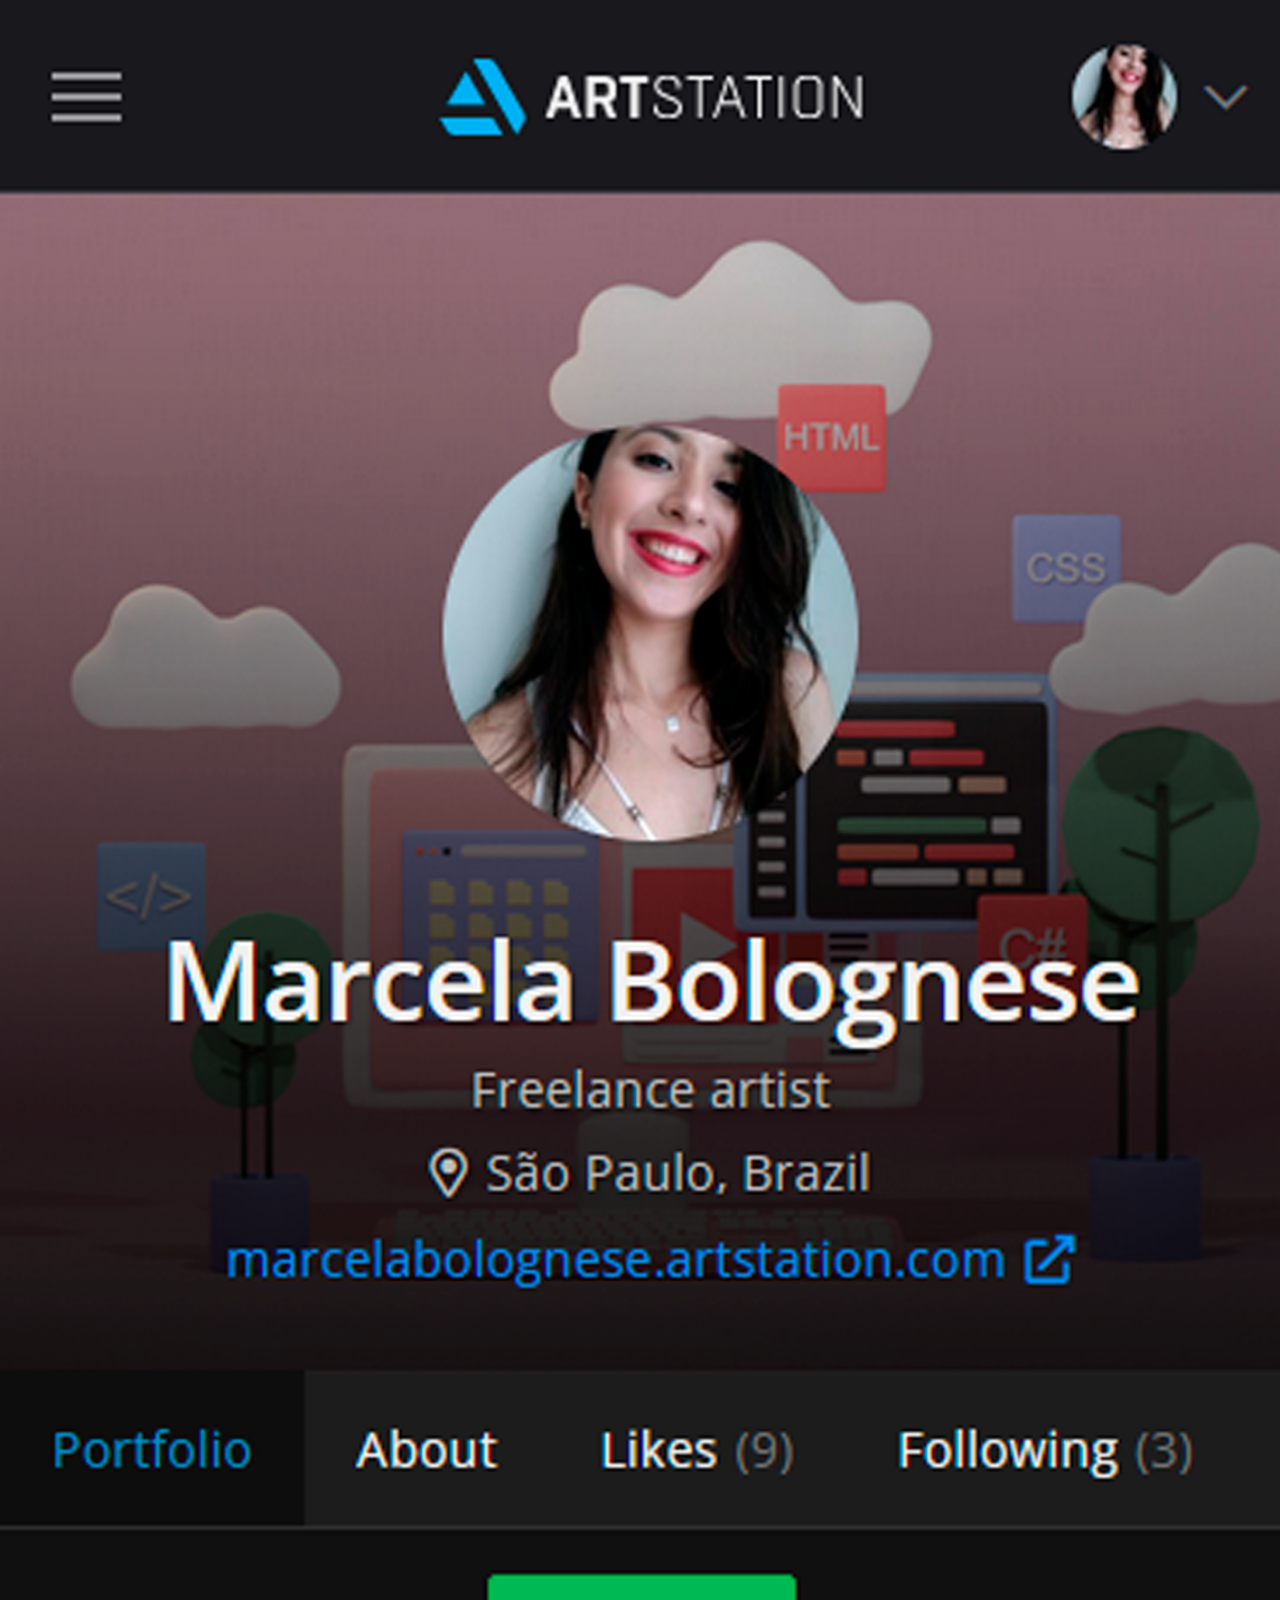
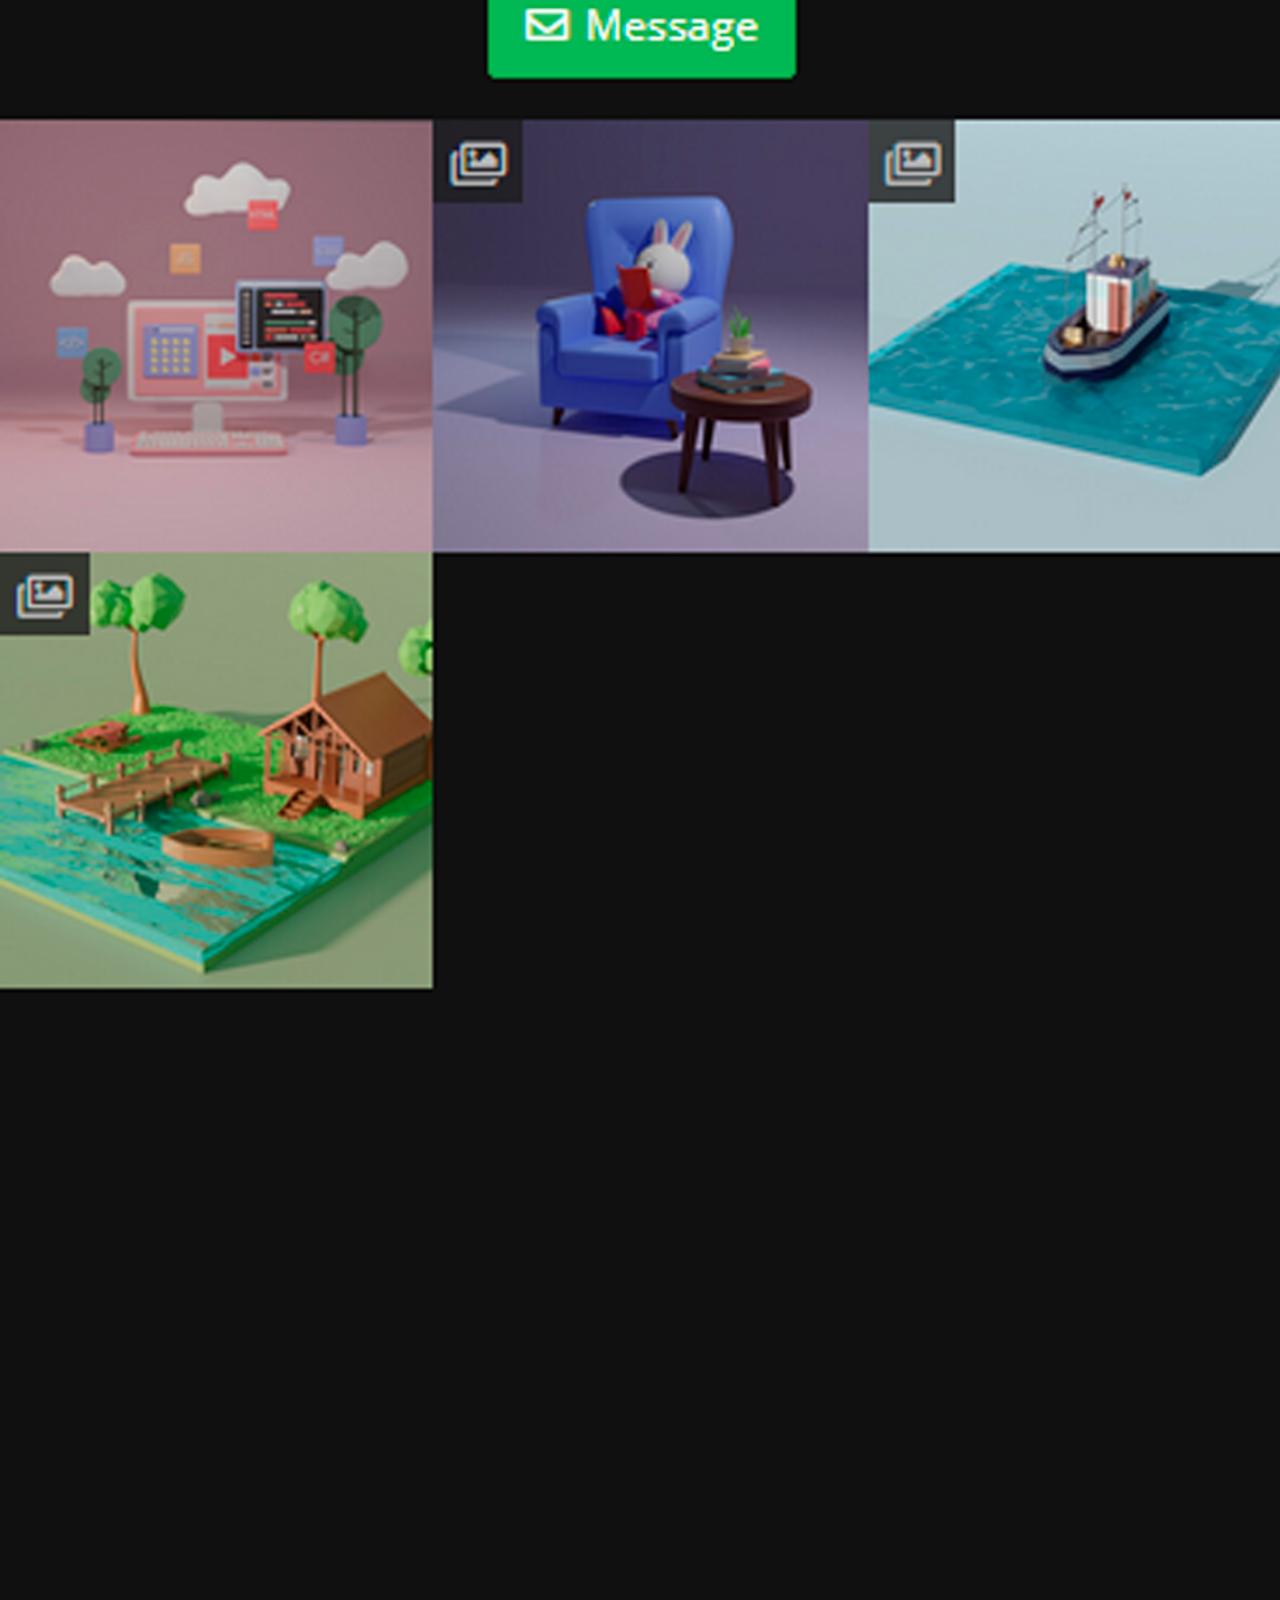
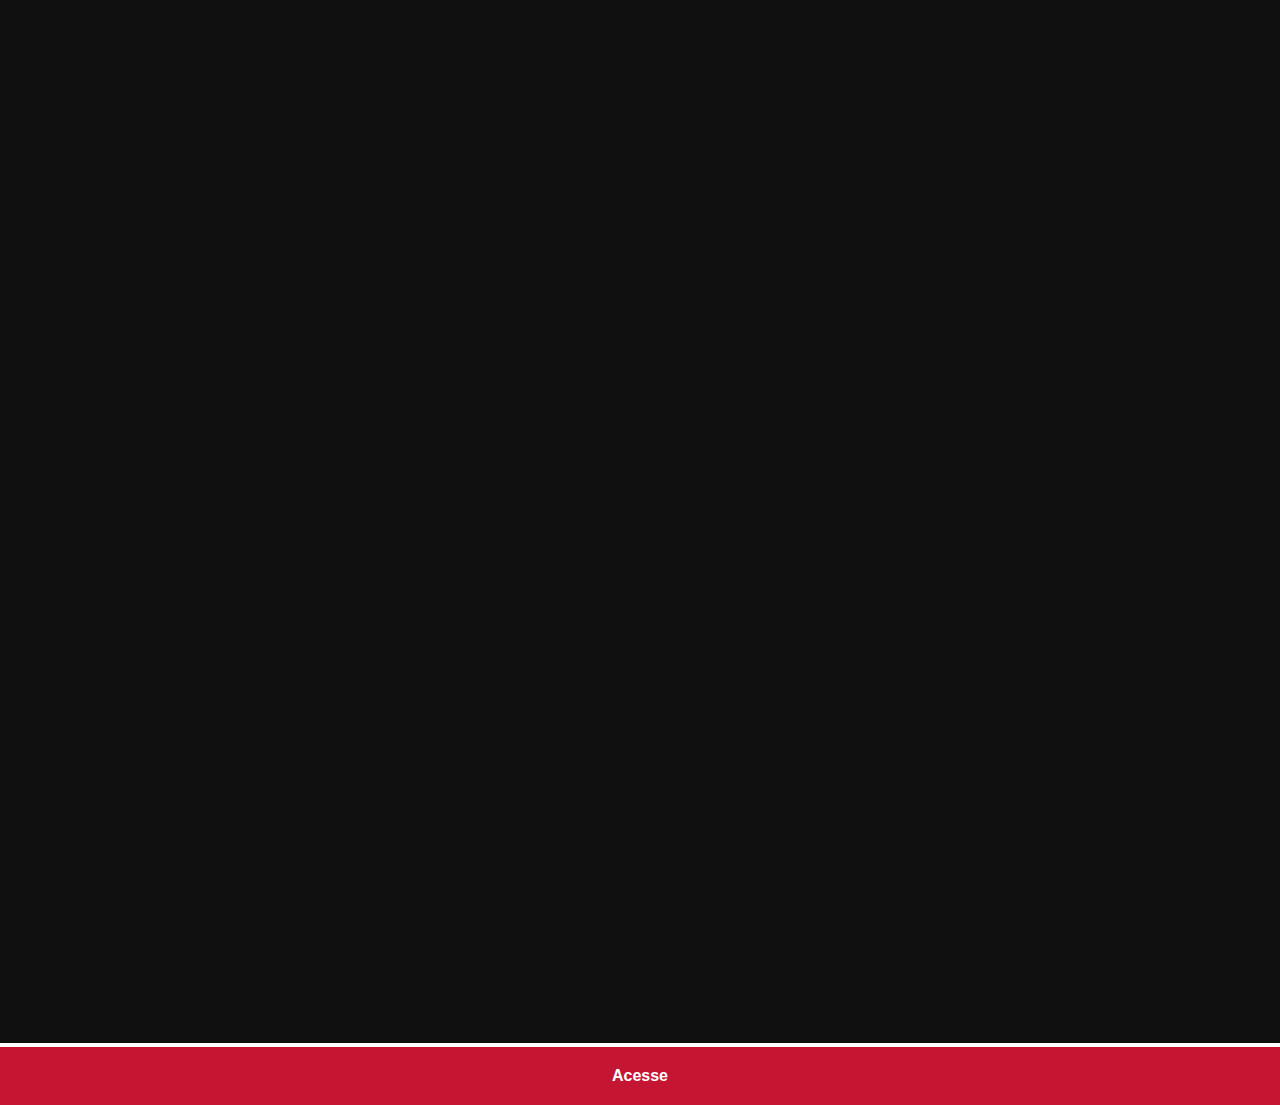
<file: artstation.html>
<!DOCTYPE html>
<html lang="pt-br">
<head>
    <meta charset="UTF-8">
    <meta http-equiv="X-UA-Compatible" content="IE=edge">
    <meta name="viewport" content="width=device-width, initial-scale=1.0">
    <title>artstation</title>
    <link rel="stylesheet" href="estilos/social.css">
</head>
<body>
    <img src="imagens/artstation tela.png" alt="Tela do artstation">
    <a href="https://www.artstation.com/marcelabolognese" target="_blank">Acesse</a>
</body>
</html>
</file>
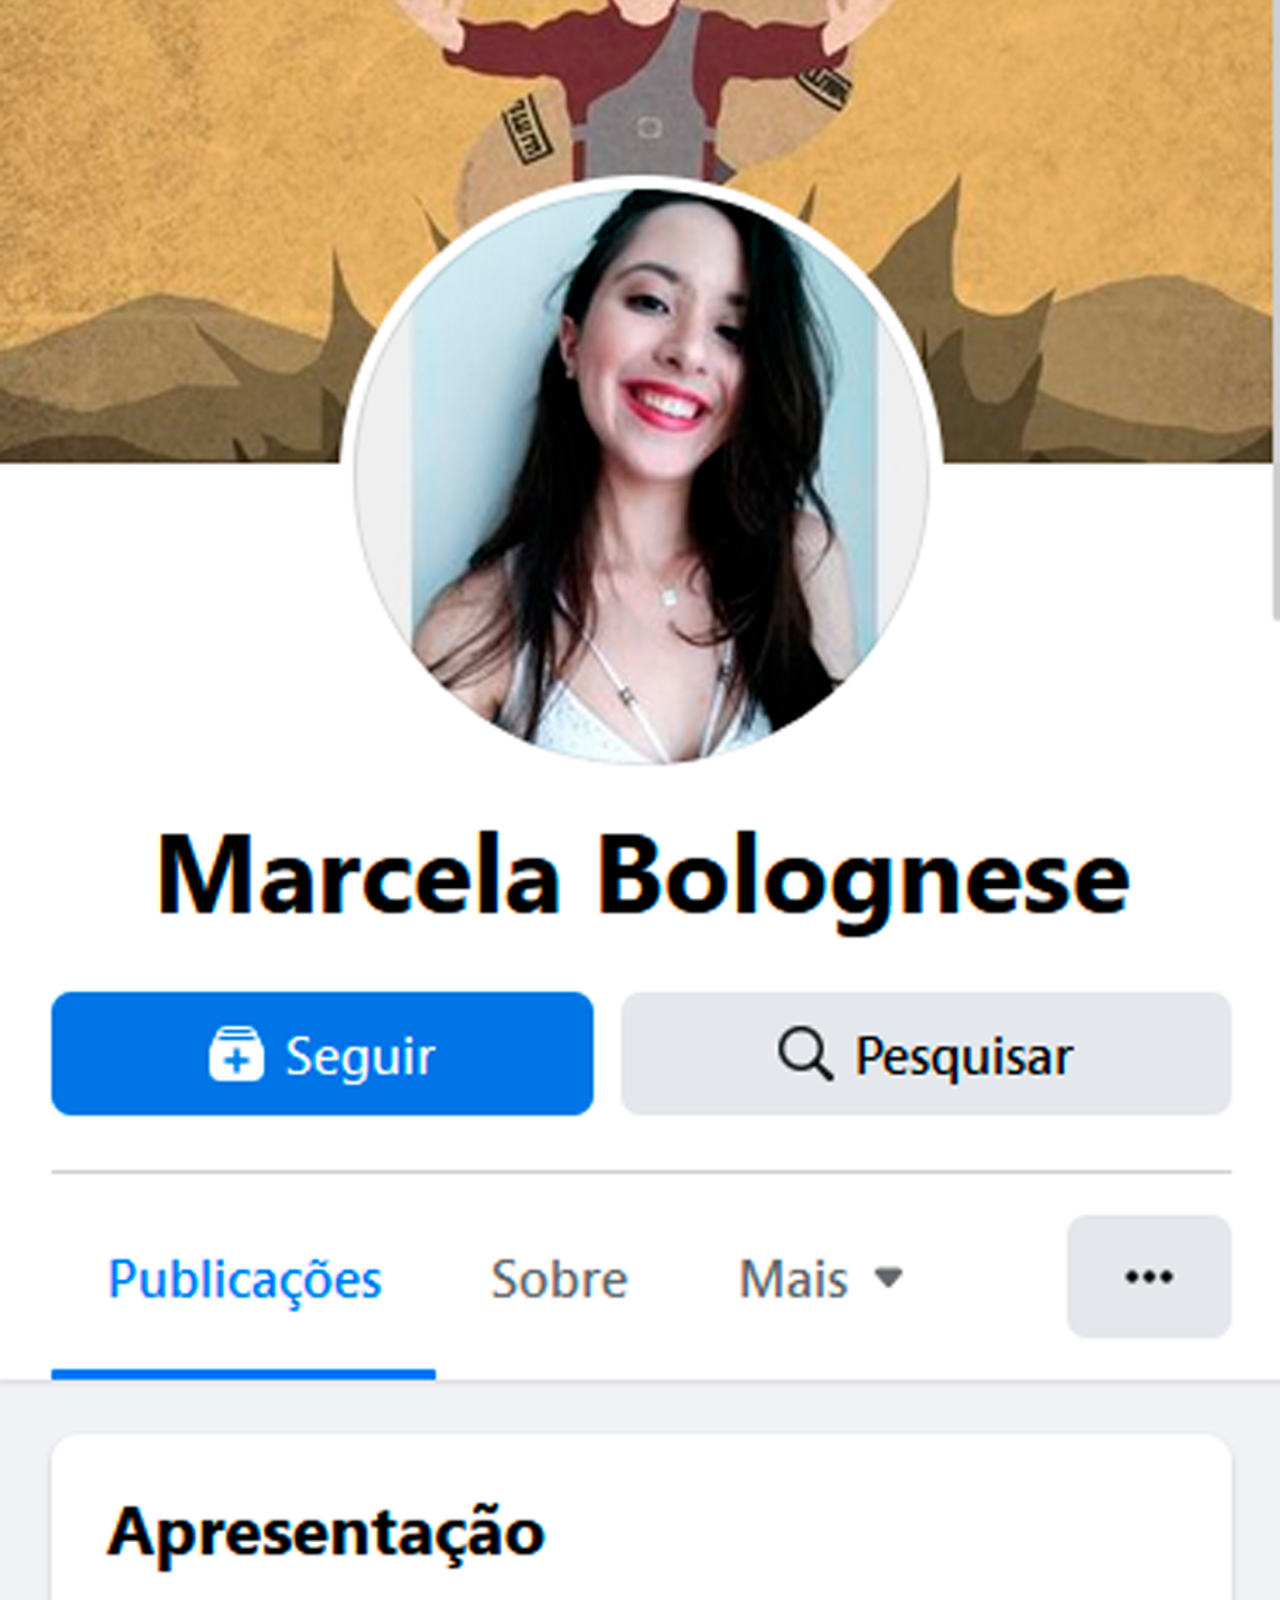
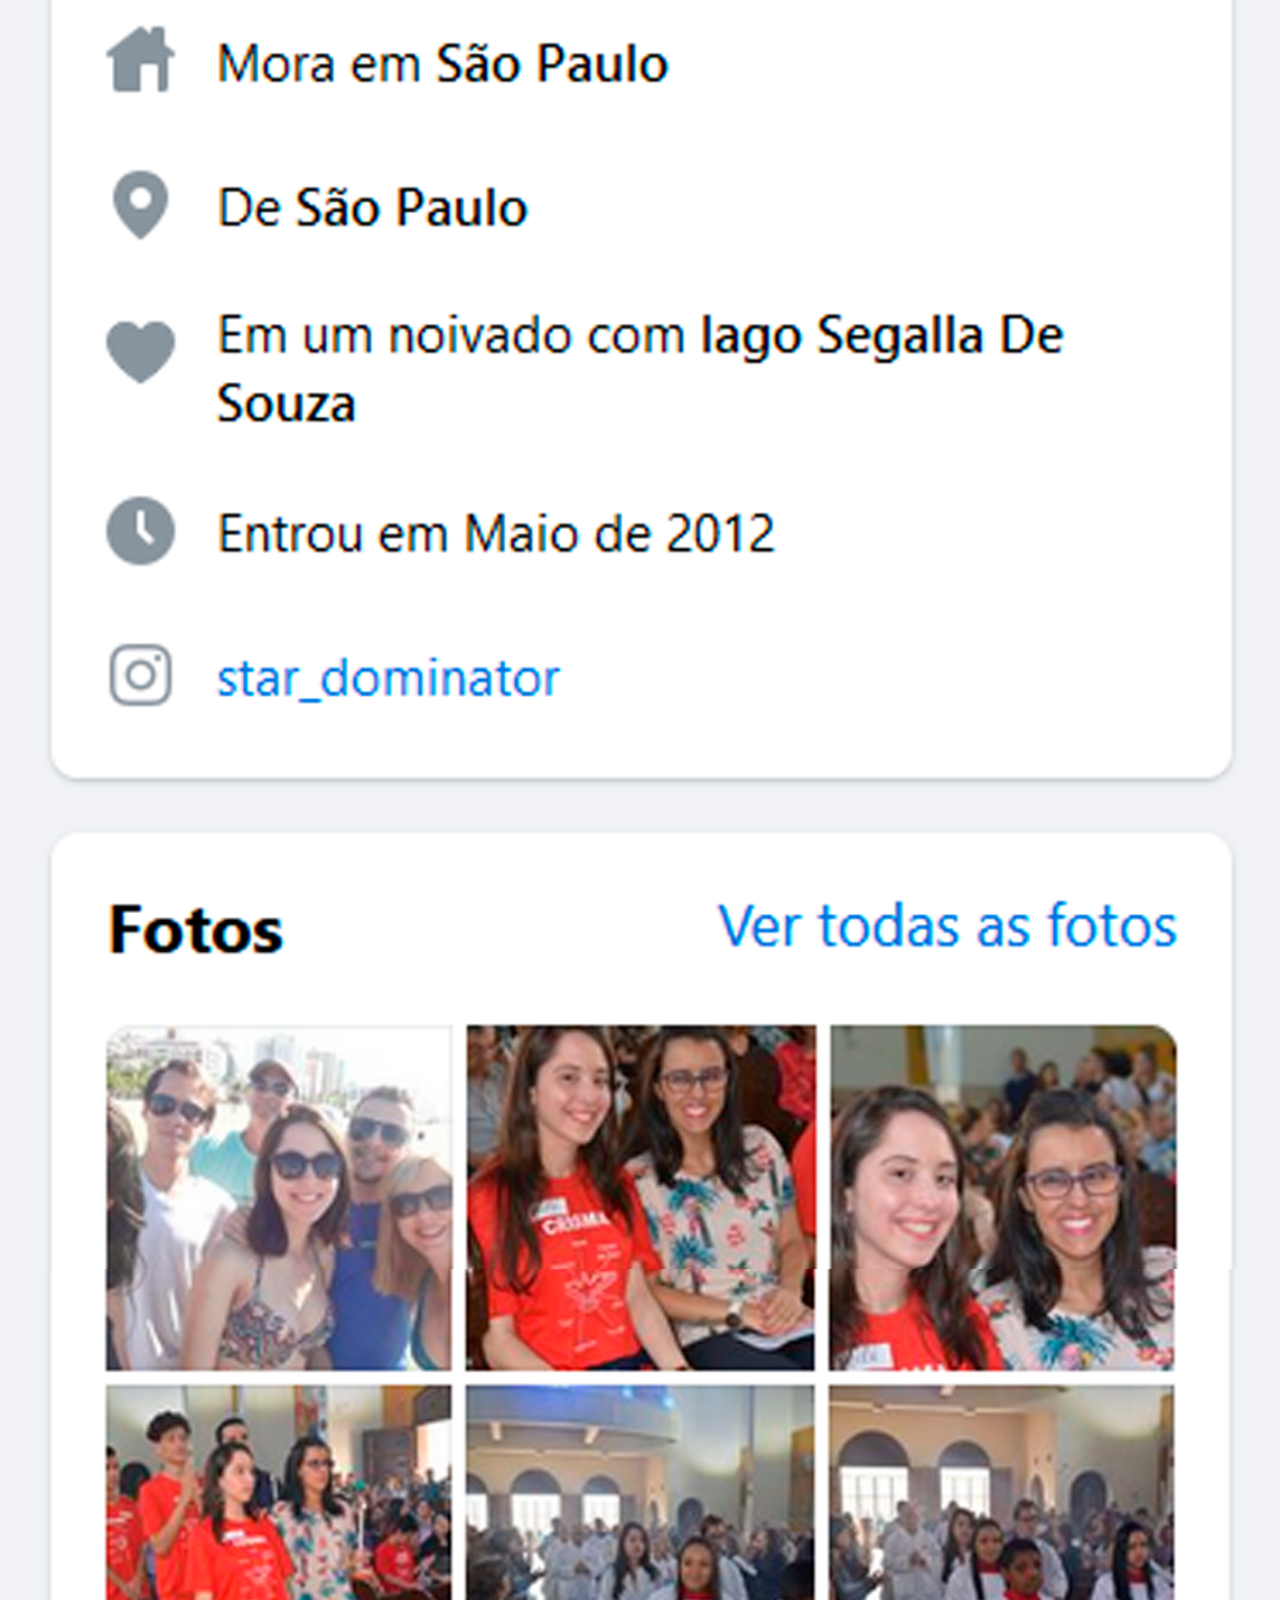
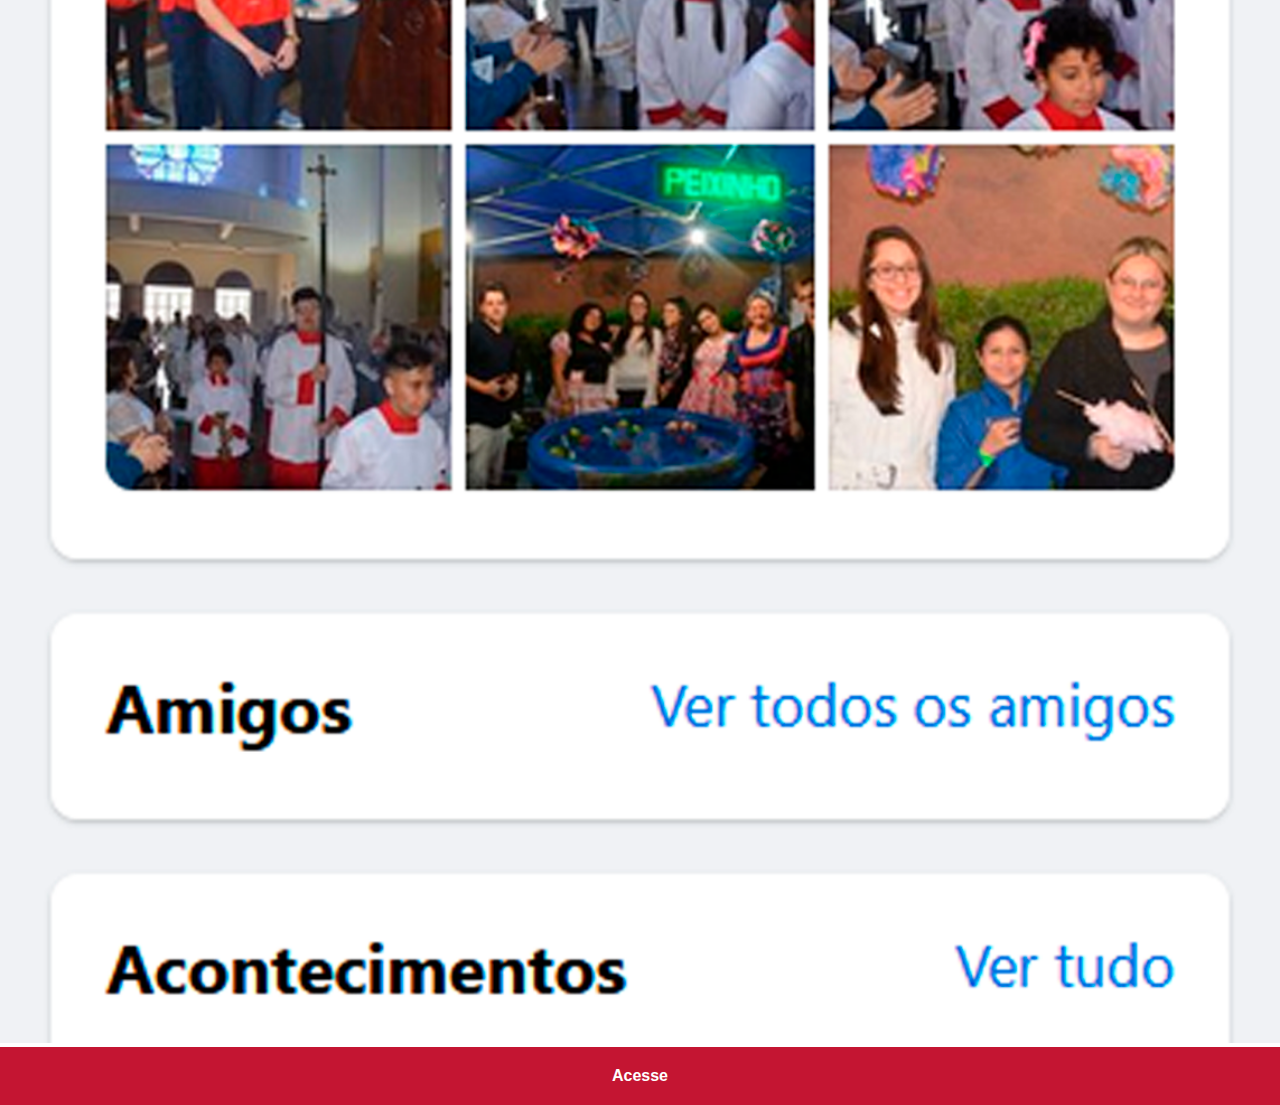
<file: facebook.html>
<!DOCTYPE html>
<html lang="pt-br">
<head>
    <meta charset="UTF-8">
    <meta http-equiv="X-UA-Compatible" content="IE=edge">
    <meta name="viewport" content="width=device-width, initial-scale=1.0">
    <title>Faceboock</title>
    <link rel="stylesheet" href="estilos/social.css">
    
    
</head>
<body>
    <img src="imagens/faceboock tela.png" alt="tela do faceboock">
    <a href="https://www.facebook.com/queen.of.the.stars98" target="_blank">Acesse</a>
</body>
</html>
</file>
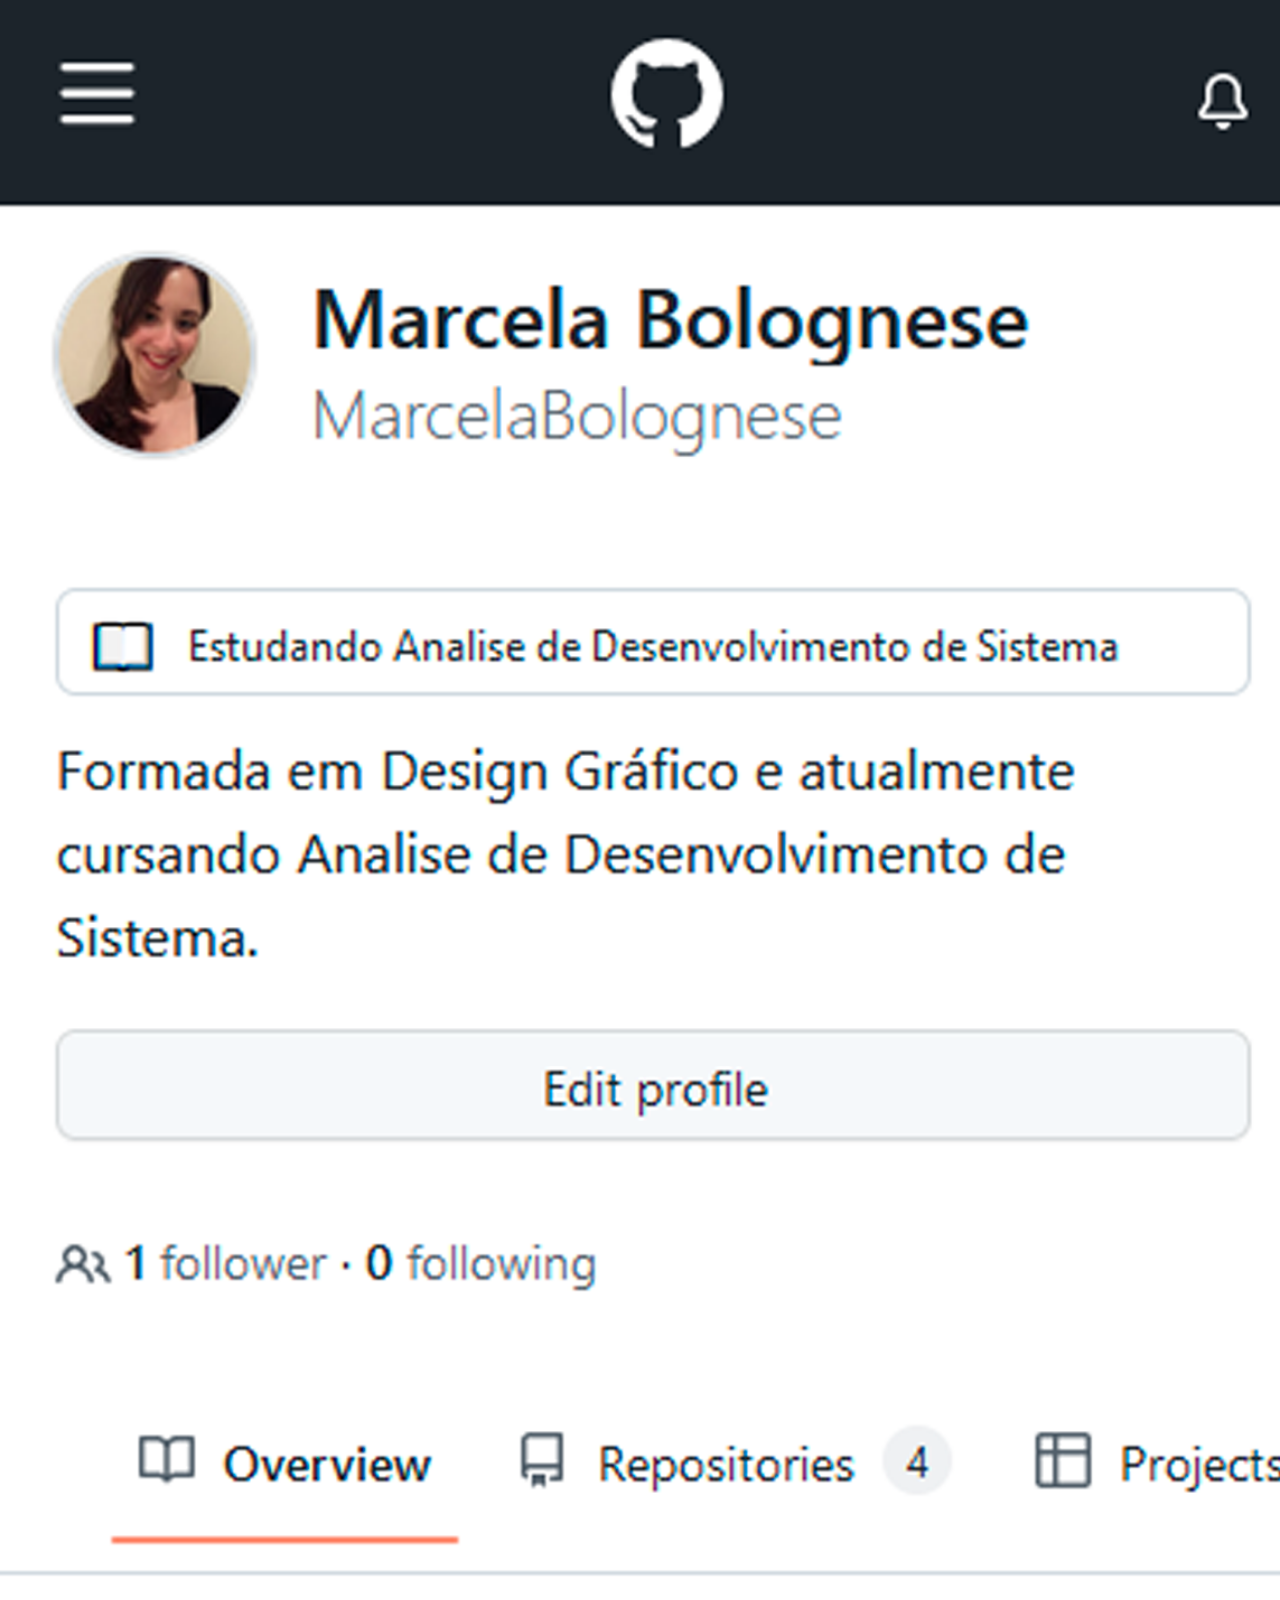
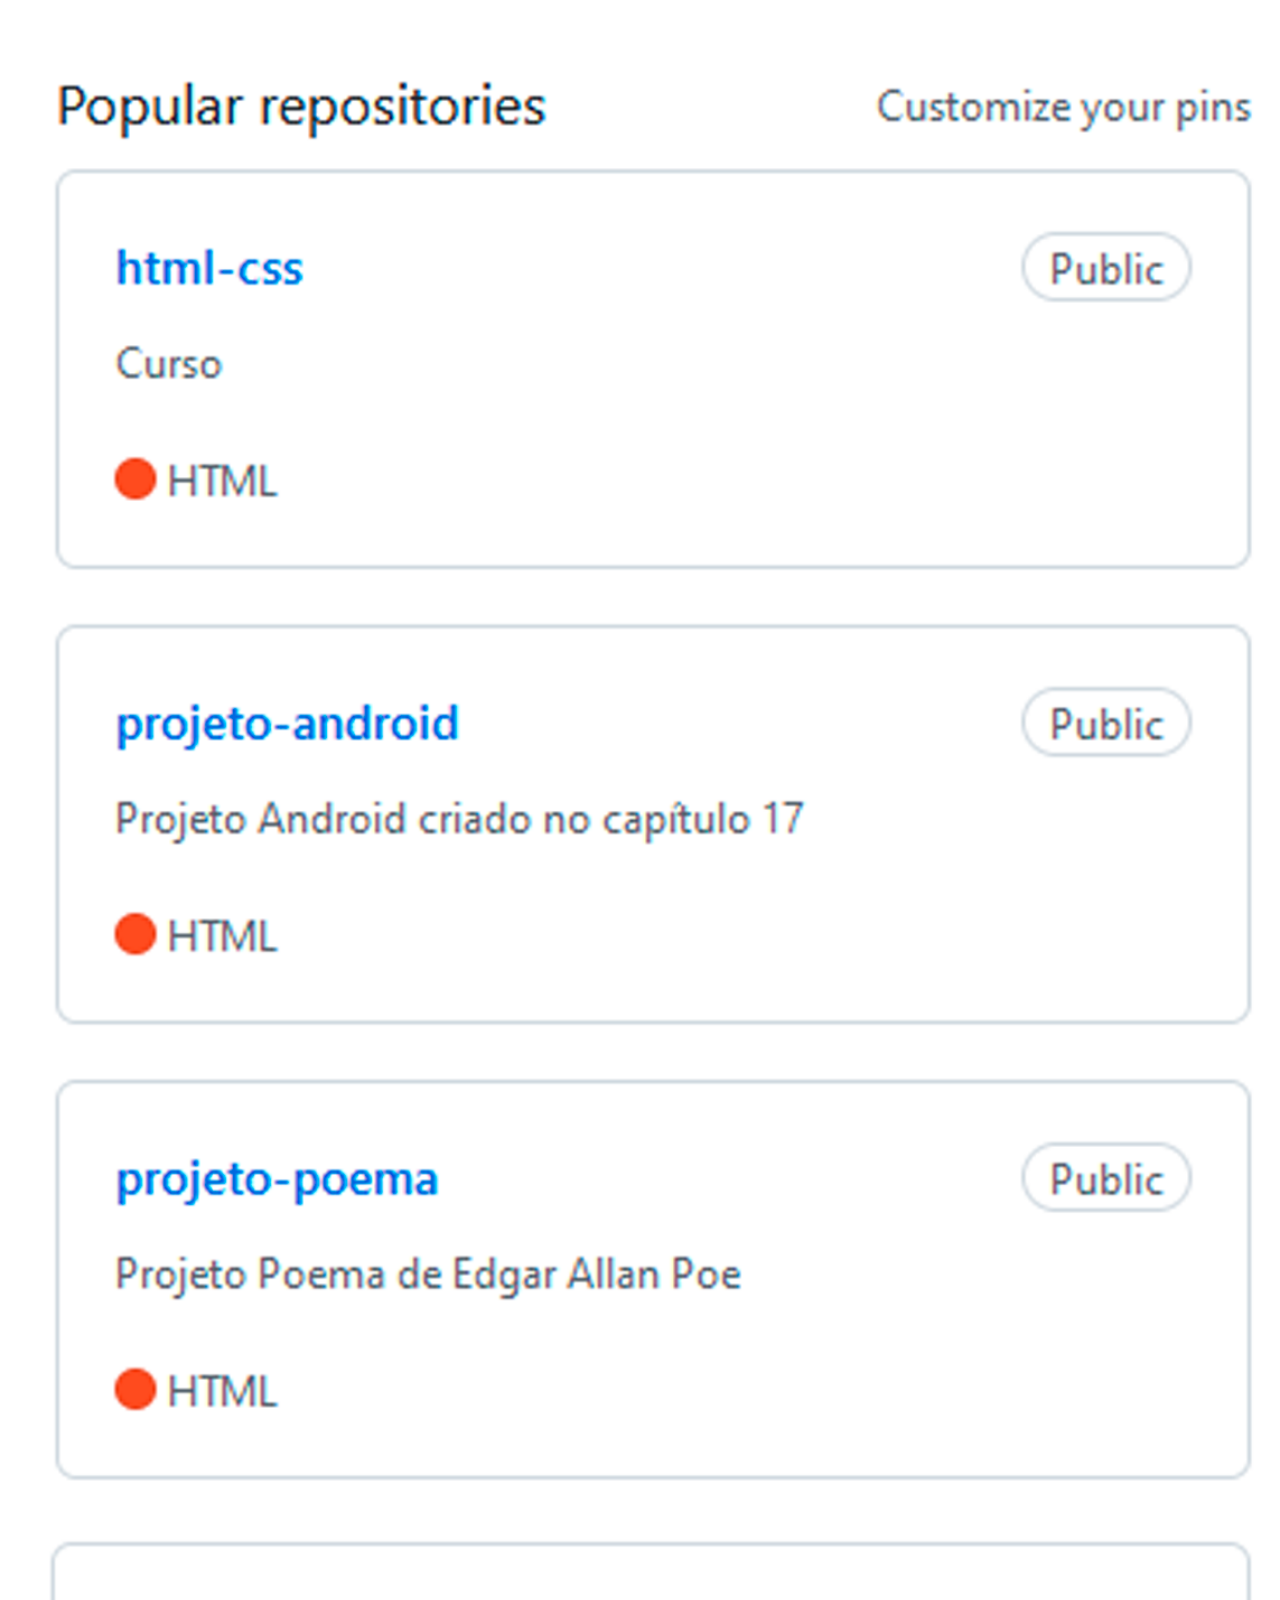
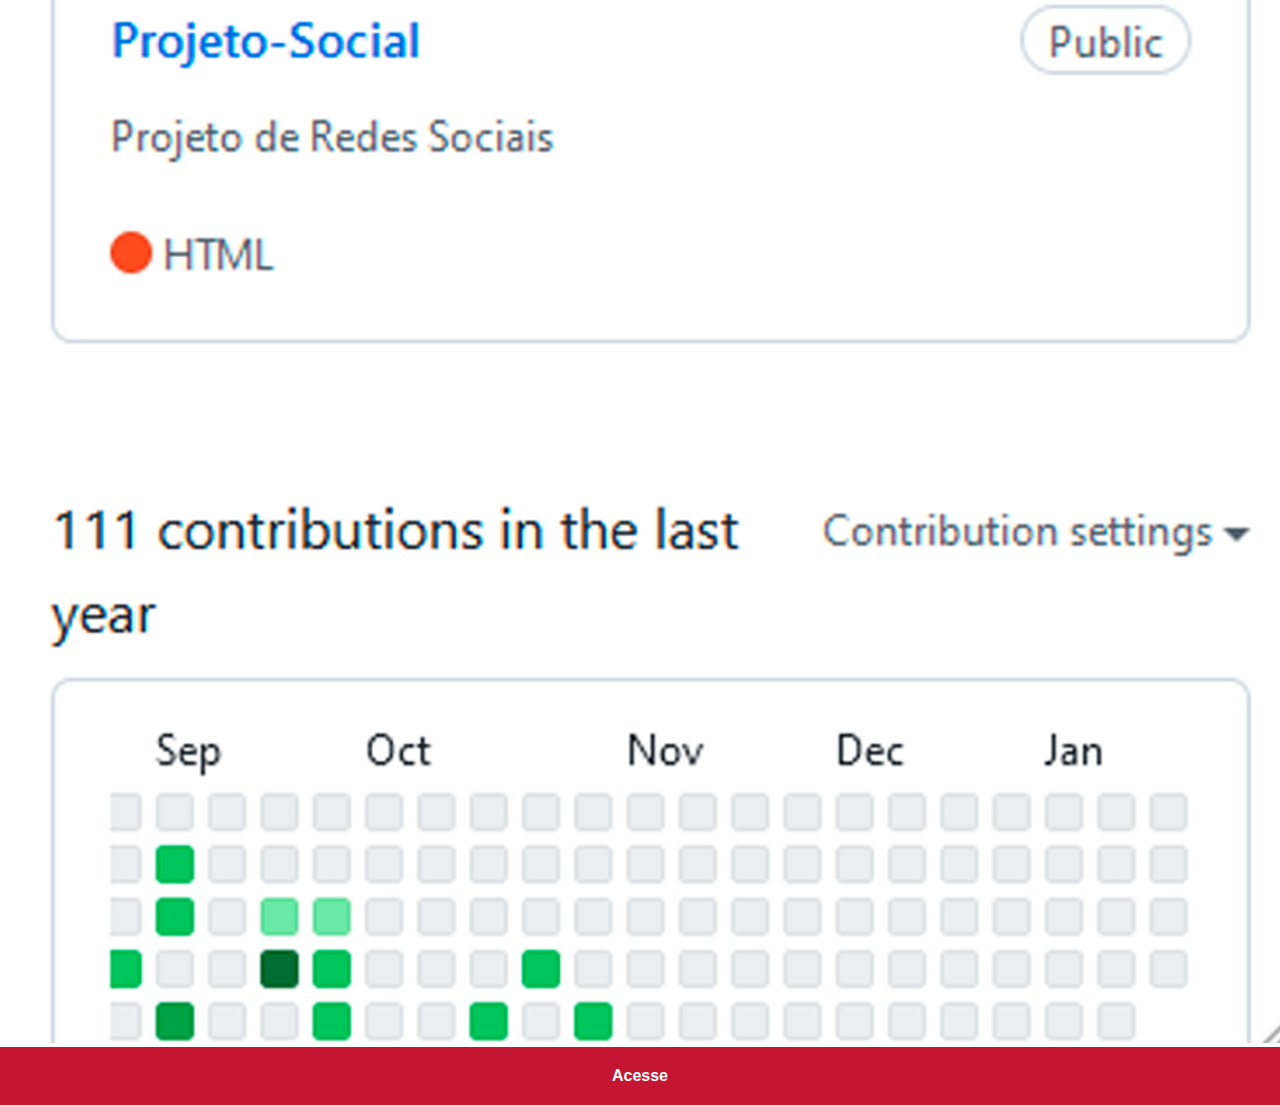
<file: github.html>
<!DOCTYPE html>
<html lang="pt-br">
<head>
    <meta charset="UTF-8">
    <meta http-equiv="X-UA-Compatible" content="IE=edge">
    <meta name="viewport" content="width=device-width, initial-scale=1.0">
    <title>Github</title>
    <link rel="stylesheet" href="estilos/social.css">
</head>
<body>
    <img src="imagens/github tela.png" alt="tela do github">
    <a href="https://github.com/MarcelaBolognese" target="_blank">Acesse</a>
</body>
</html>
</file>
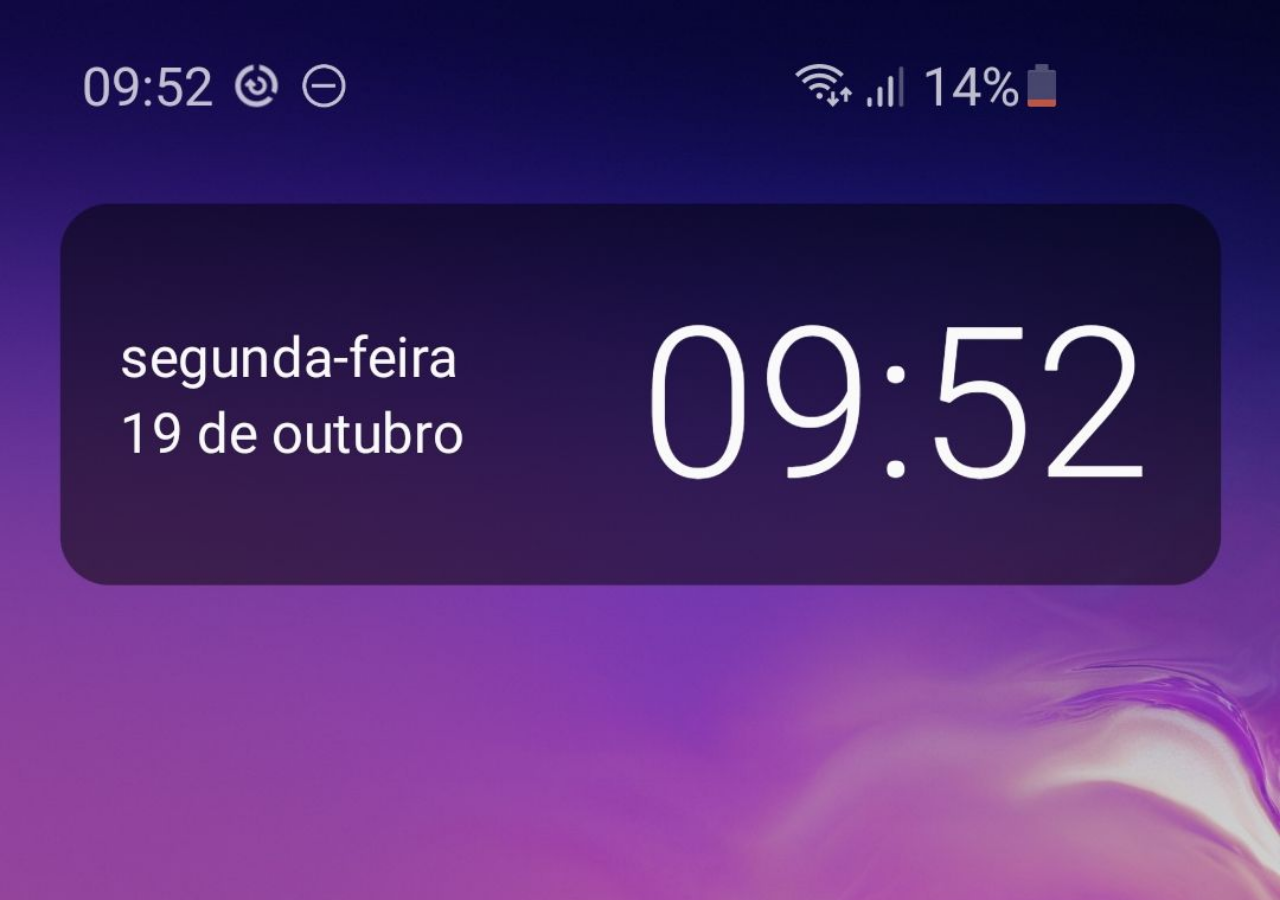
<file: home.html>
<!DOCTYPE html>
<html lang="pt-br">
<head>
    <meta charset="UTF-8">
    <meta http-equiv="X-UA-Compatible" content="IE=edge">
    <meta name="viewport" content="width=device-width, initial-scale=1.0">
    <title>Home</title>
</head>
<style>
    * {
        margin: 0px;
        padding: 0px;
    }

    body {
        background: black url('imagens/tela-home.jpg') no-repeat top center;
        background-size: cover;

    }
</style>
<body>
    
</body>
</html>
</file>
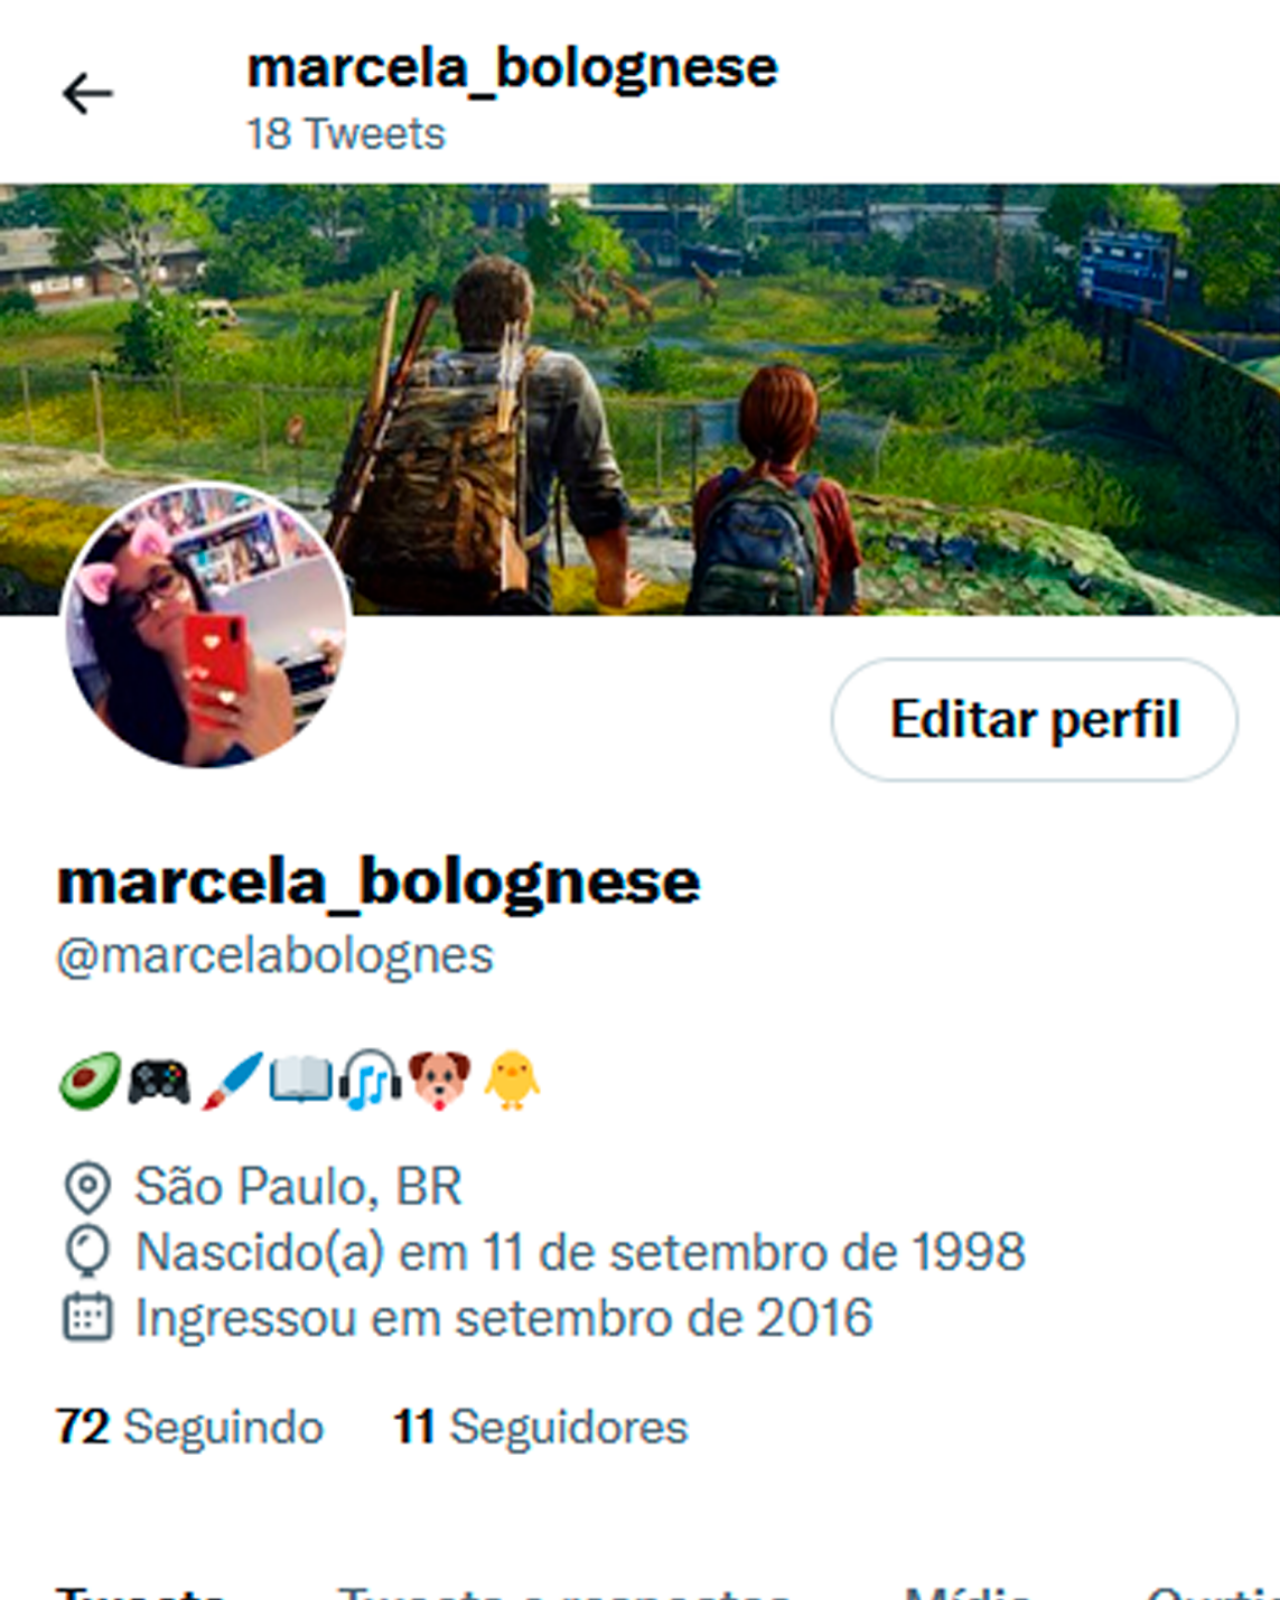
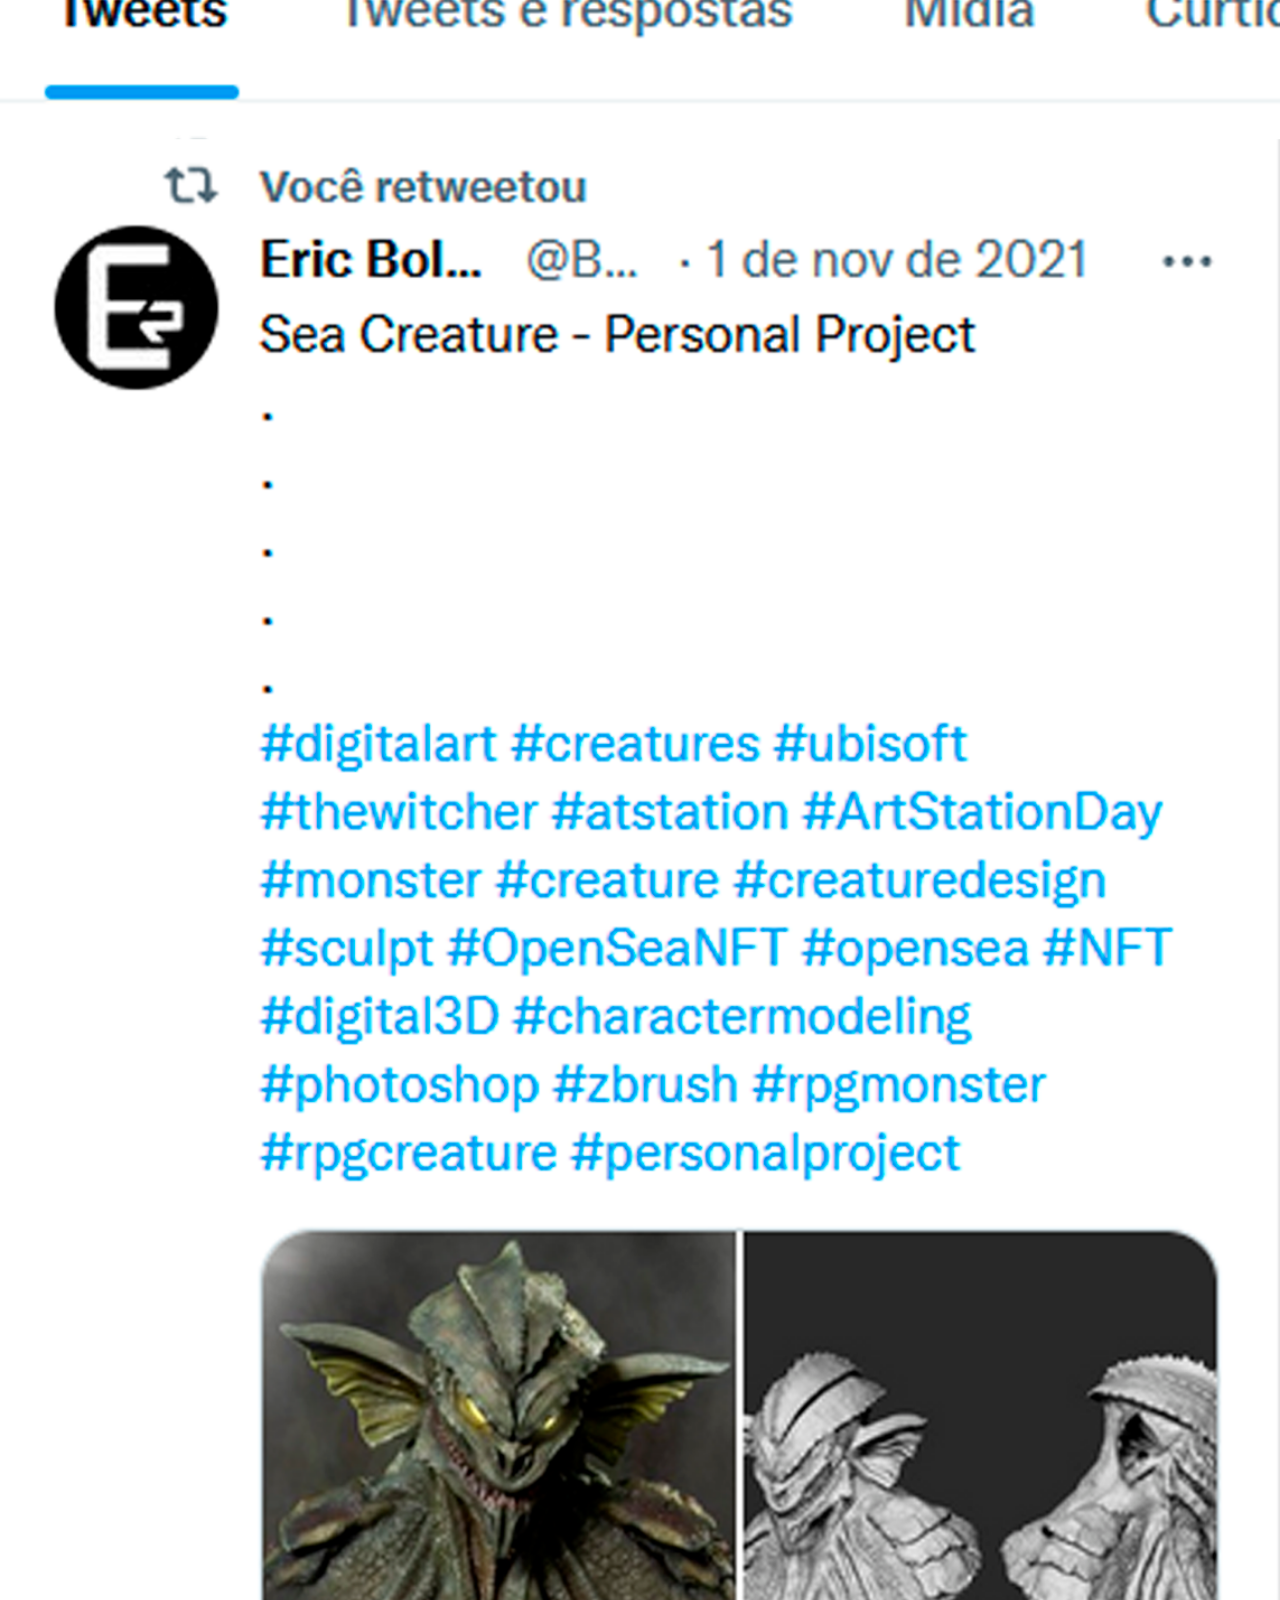
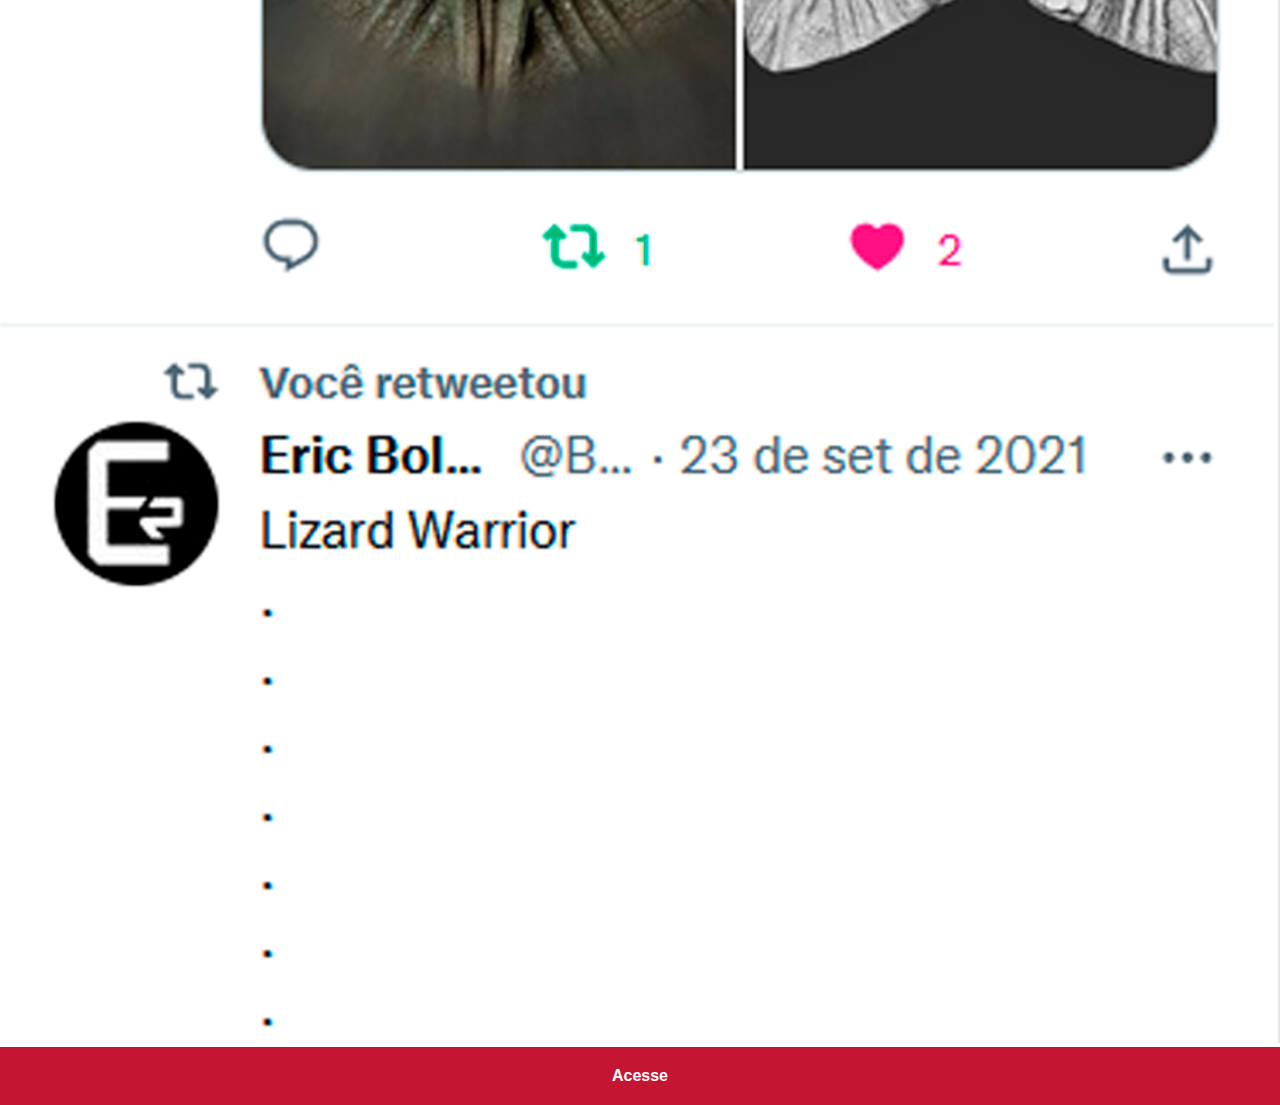
<file: twitter.html>
<!DOCTYPE html>
<html lang="pt-br">
<head>
    <meta charset="UTF-8">
    <meta http-equiv="X-UA-Compatible" content="IE=edge">
    <meta name="viewport" content="width=device-width, initial-scale=1.0">
    <title>Twitter</title>
    <link rel="stylesheet" href="estilos/social.css">
</head>
<body>
     <img src="imagens/twitter tela.png" alt="tela do twitter">
    <a href="https://twitter.com/marcelabolognes" target="_blank">Acesse</a>
</body>
</html>
</file>
<file: estilos/social.css>
@charset "UTF-8";

* {
    margin: 0px;
    padding: 0px; 
    font-family: Arial, Helvetica, sans-serif;
  }

  ::-webkit-scrollbar {
      width: 0px;
      height: 0px;
      
  }

  html, body {
    max-width: 100%;
    overflow-x: hidden;
}

  img {
      width: 100vw;

  }
  a{
      display: block;
      background-color: rgb(196, 21, 50);
      color: white;
      padding: 20px;
      text-align: center;
      font-weight: bolder;
      text-decoration: none;

  }
</file>
